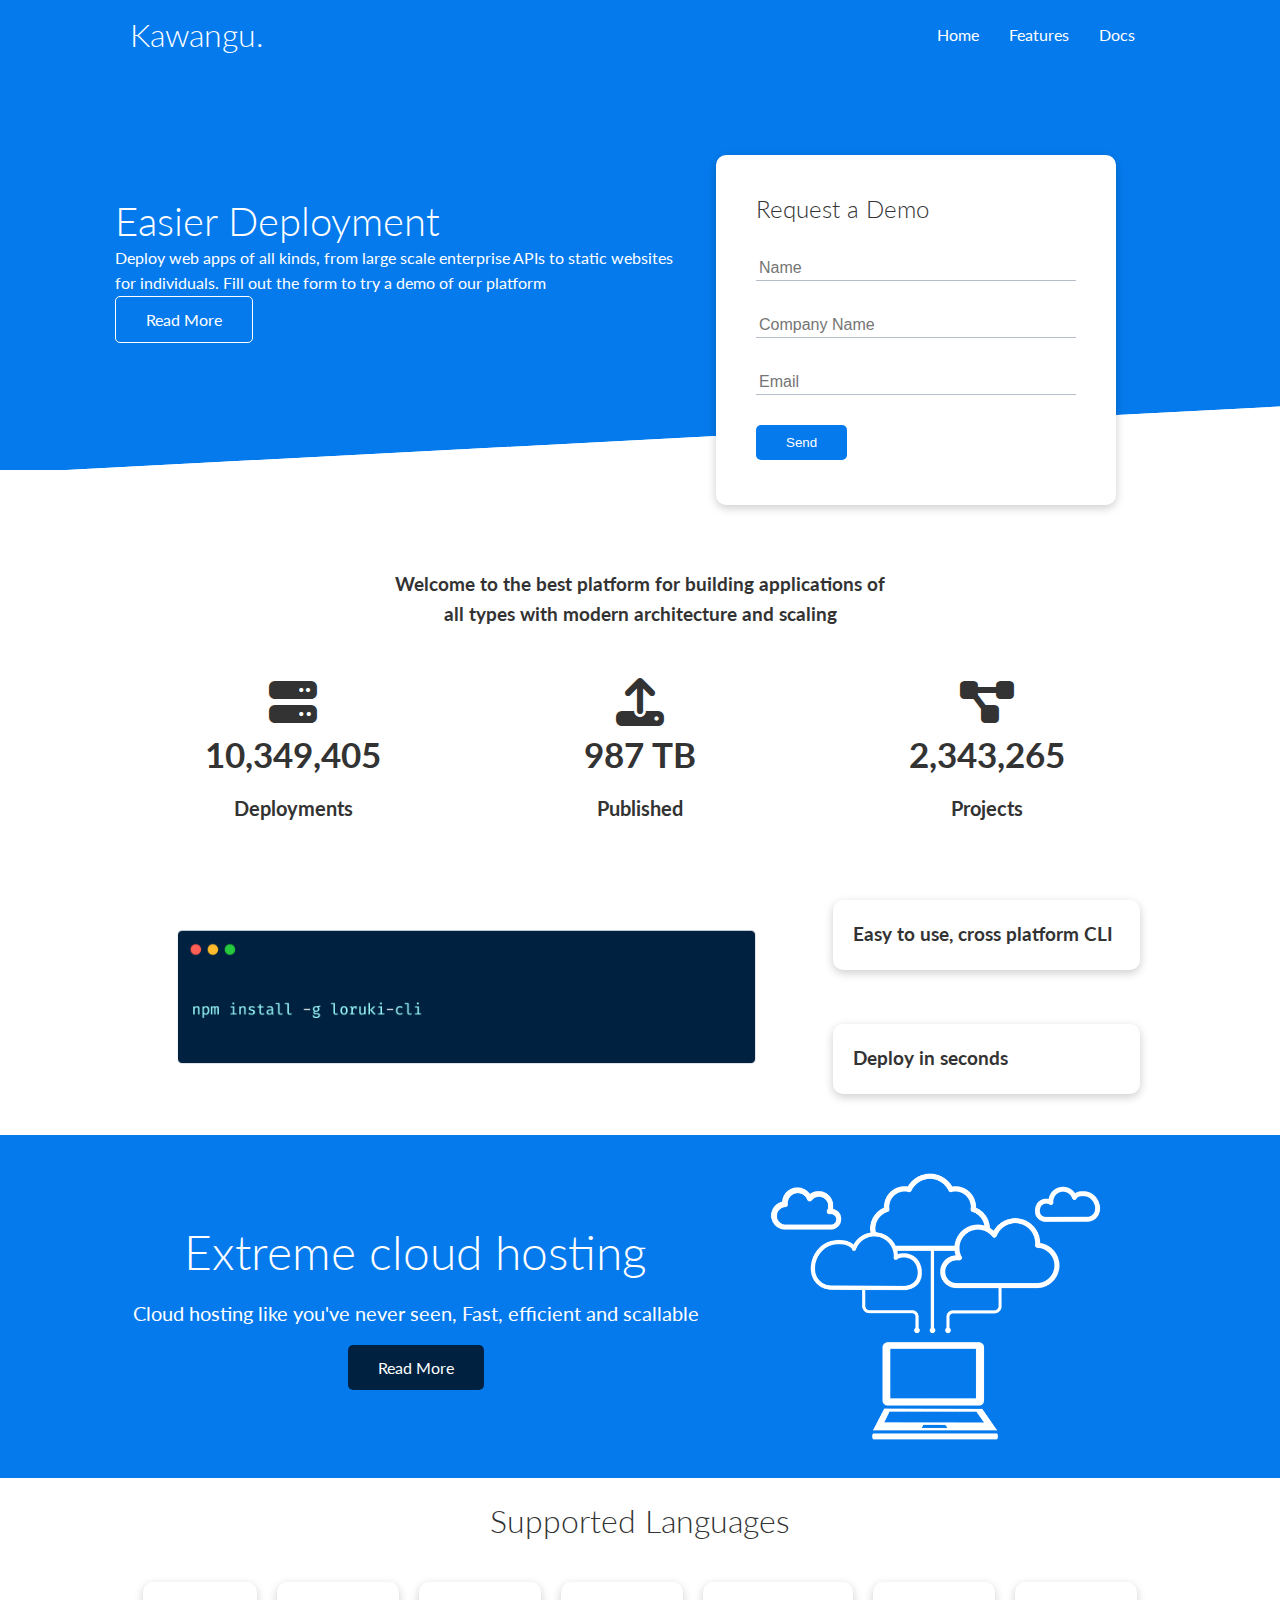
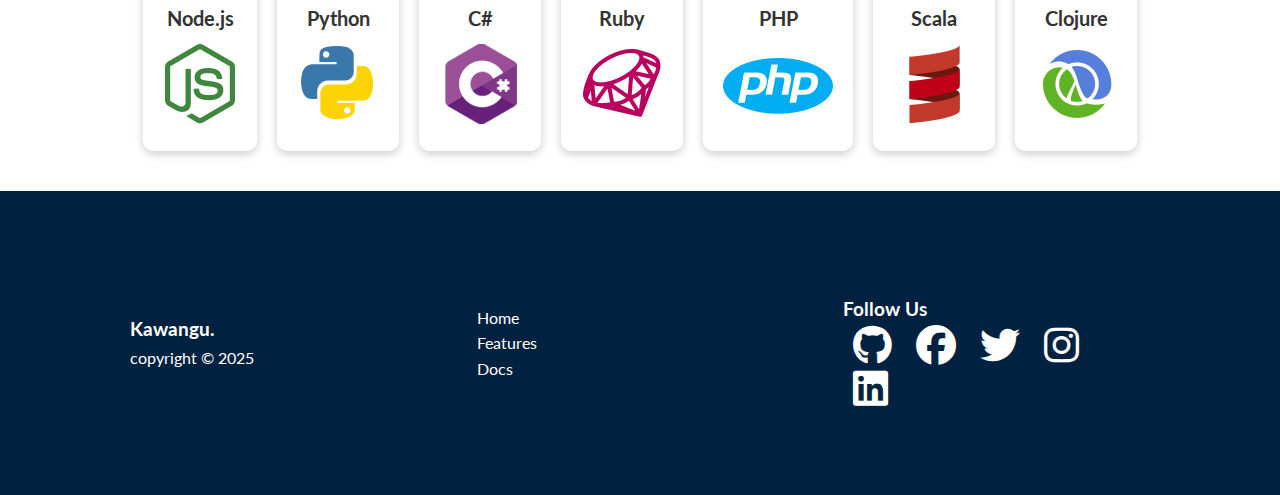
<file: index.html>
<!DOCTYPE html>
<html lang="en">
<head>
    <meta charset="UTF-8">
    <meta name="viewport" content="width=device-width, initial-scale=1.0">
    <link rel="stylesheet" href="https://cdnjs.cloudflare.com/ajax/libs/font-awesome/6.7.2/css/all.min.css" integrity="sha512-Evv84Mr4kqVGRNSgIGL/F/aIDqQb7xQ2vcrdIwxfjThSH8CSR7PBEakCr51Ck+w+/U6swU2Im1vVX0SVk9ABhg==" crossorigin="anonymous" referrerpolicy="no-referrer" />
    <link rel="stylesheet" href="utilities.css">
    <link rel="stylesheet" href="style.css">
    <title>Kawangu - Cloud Hosting for Everyone</title>
</head>
<body>
 <!-- Navbar -->
  <div class="navbar"> 
    <div class="container flex">
        <h1 class="logo"> Kawangu.</h1>
        <nav>
            <ul>
                <li><a href="index.html">Home</a></li>
                <li><a href="features.html">Features</a></li>
                <li><a href="docs.html">Docs</a></li>
            </ul>
        </nav>
    </div>
    </div>

    <!-- showcase -->
     <section class="showcase">
        <div class="container grid">
            <div class="showcase-text">
                <h1>Easier Deployment</h1>
                <p>Deploy web apps of all kinds, from large scale enterprise APIs to static websites for individuals. Fill out the form to try a demo of our platform</p>
                <a href="features.html" class="btn btn-outline">Read More</a>
            </div>

            <div class="showcase-form card">
                <h2>Request a Demo</h2>
                <form>
                    <div class="form-control">
                        <input type="text" name="name" placeholder="Name" required>
                    </div>
                    <div class="form-control">
                        <input type="text" name="company" placeholder="Company Name" required>
                    </div>
                    <div class="form-control">
                        <input type="email" name="email" placeholder="Email" required>
                    </div>
                    <input type="submit" value="Send" class="btn btn-primary">
                </form>
            </div>
        </div>
     </section>

    <!-- stats -->
     <section class="stats">
        <div class="container def-c">
            <h3 class="stats-heading text-center my-1">
                Welcome to the best platform for building applications of all types with modern architecture and scaling
            </h3>

            <div class="grid grid-3 text-center my-4">
                <div>
                    <i class="fas fa-server fa-3x"></i>
                    <h3>10,349,405</h3>
                    <p class="text-secondary">Deployments</p>
                </div>
                <div>
                    <i class="fas fa-upload fa-3x"></i>
                    <h3>987 TB</h3>
                    <p class="text-secondary">Published</p>
                </div>
                <div>
                    <i class="fas fa-project-diagram fa-3x"></i>
                    <h3>2,343,265</h3>
                    <p class="text-secondary">Projects</p>
                </div>
            </div>
        </div>
     </section>

    <!-- Cli -->
     <section class="cli">
        <div class="container grid">
            <img src="images/cli.png" alt="">
            <div class="card">
                <h3>Easy to use, cross platform CLI</h3>
            </div>
            <div class="card">
                <h3>Deploy in seconds</h3>
            </div>
        </div>
     </section>

    <!-- cloud -->
     <section class="cloud bg-primary my-2 py-2">
       <div class="container grid">
        <div class="text-center">
            <h2 class="lg">Extreme cloud hosting</h2>
            <p class="lead my-1">Cloud hosting like you've never seen, Fast, efficient and scallable</p>
            <a href="features.html" class="btn btn-dark">Read More</a>
        </div>
        <img src="images/cloud.png" alt="">
       </div>
     </section>

    <!-- languages -->
     <section class="languages">
        <h2 class="md text-center my-2">
            Supported Languages
        </h2>
        <div class="container flex">
            <div class="card">
                <h4>Node.js</h4>
                <img src="images/logos/node.png" alt="">
            </div>
            <div class="card">
                <h4>Python</h4>
                <img src="images/logos/python.png" alt="">
            </div>
            <div class="card">
                <h4>C#</h4>
                <img src="images/logos/csharp.png" alt="">
            </div>
            <div class="card">
                <h4>Ruby</h4>
                <img src="images/logos/ruby.png" alt="">
            </div>
            <div class="card">
                <h4>PHP</h4>
                <img src="images/logos/php.png" alt="">
            </div>
            <div class="card">
                <h4>Scala</h4>
                <img src="images/logos/scala.png" alt="">
            </div>
            <div class="card">
                <h4>Clojure</h4>
                <img src="images/logos/clojure.png" alt="">
            </div>
        </div>
     </section>
    <!-- footer -->
     <footer class="footer bg-dark py-5">
        <div class="container grid grid-3">
            <div>
                <h3 class="logo">Kawangu.</h3>
                <p class="text-dark">copyright &copy; 2025</p>
            </div>
            <nav>
                <ul>
                    <li><a href="index.html">Home</a></li>
                    <li><a href="features.html">Features</a></li>
                    <li><a href="docs.html">Docs</a></li>
                </ul>
            </nav>
            <div class="social">
                <h3>Follow Us</h3>
                <a href="#"><i class="fab fa-github fa-2x"></i></a>
                <a href="#"><i class="fab fa-facebook fa-2x"></i></a>
                <a href="#"><i class="fab fa-twitter fa-2x"></i></a>
                <a href="#"><i class="fab fa-instagram fa-2x"></i></a>
                <a href="#"><i class="fab fa-linkedin fa-2x"></i></a>
            </div>
        </div>
     </footer>
</body>
</html>
</file>
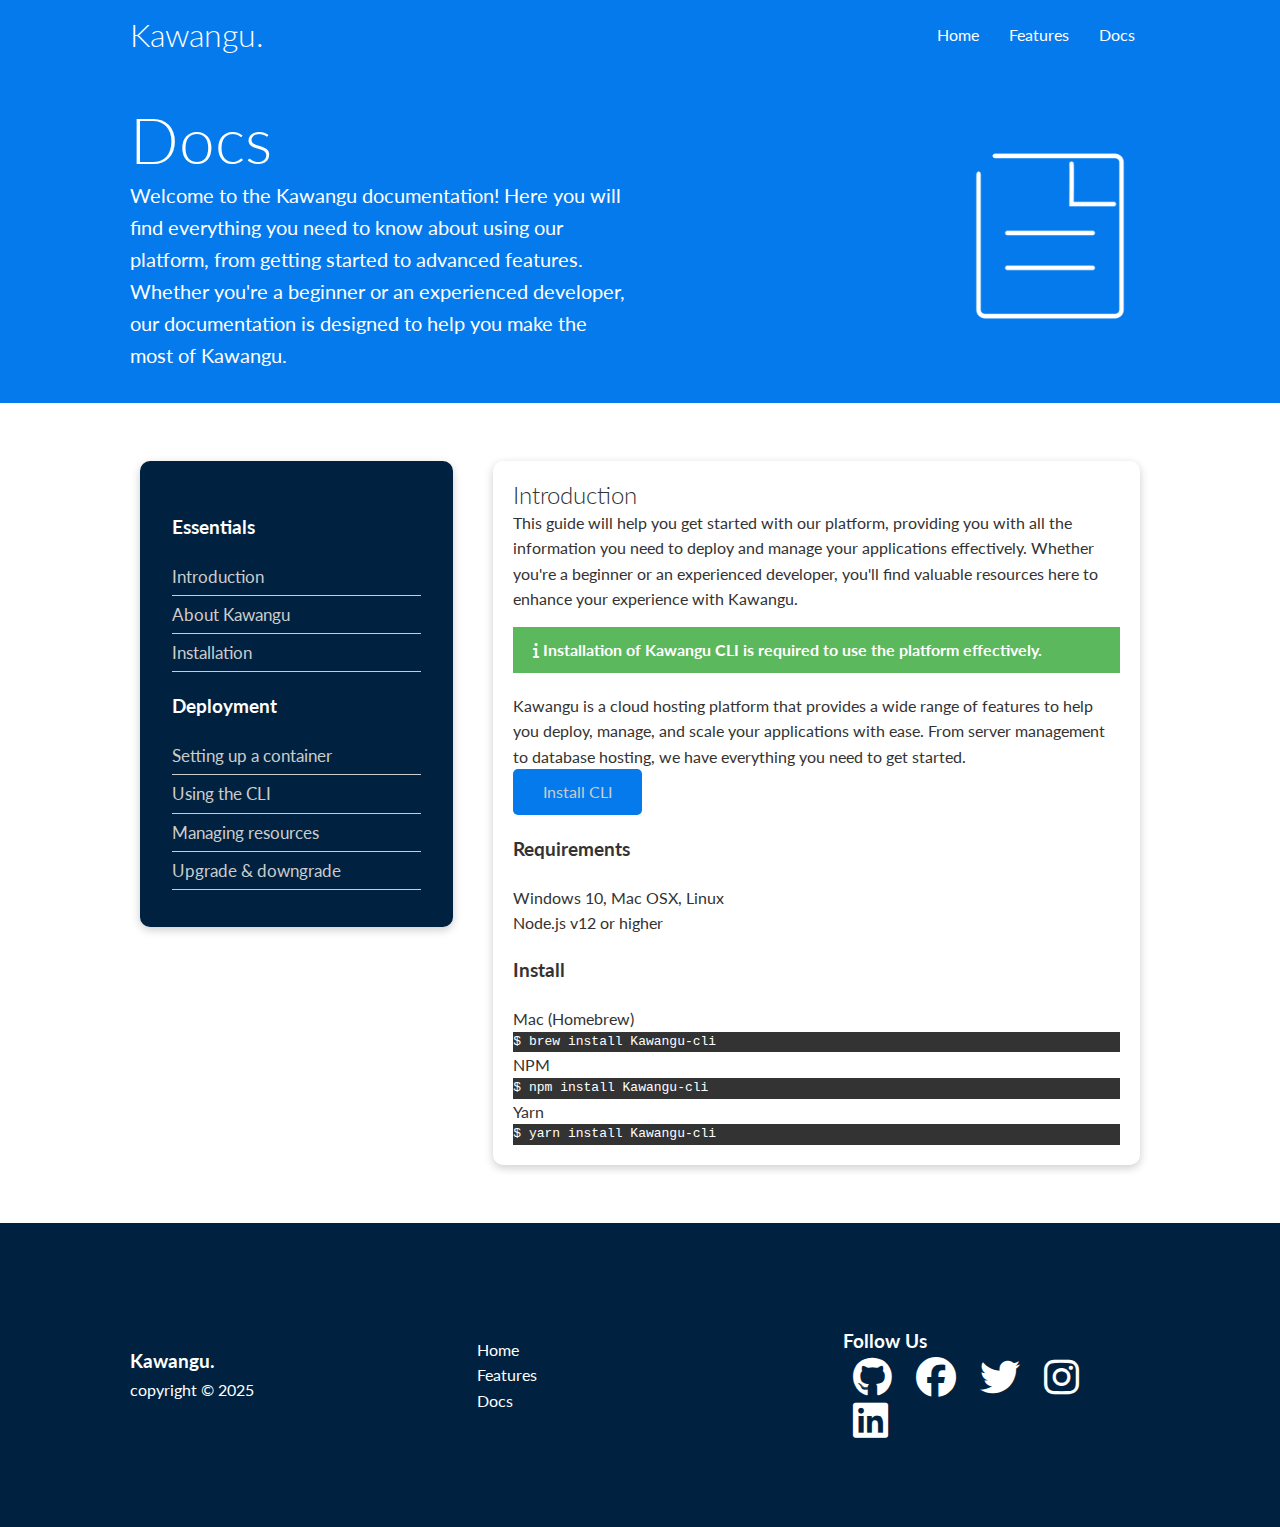
<file: docs.html>
<!DOCTYPE html>
<html lang="en">
<head>
    <meta charset="UTF-8">
    <meta name="viewport" content="width=device-width, initial-scale=1.0">
    <link rel="stylesheet" href="https://cdnjs.cloudflare.com/ajax/libs/font-awesome/6.7.2/css/all.min.css" integrity="sha512-Evv84Mr4kqVGRNSgIGL/F/aIDqQb7xQ2vcrdIwxfjThSH8CSR7PBEakCr51Ck+w+/U6swU2Im1vVX0SVk9ABhg==" crossorigin="anonymous" referrerpolicy="no-referrer" />
    <link rel="stylesheet" href="utilities.css">
    <link rel="stylesheet" href="style.css">
    <title>Kawangu - Cloud Hosting for Everyone</title>
</head>
<body>
 <!-- Navbar -->
  <div class="navbar"> 
    <div class="container flex">
        <h1 class="logo"> Kawangu.</h1>
        <nav>
            <ul>
                <li><a href="index.html">Home</a></li>
                <li><a href="features.html">Features</a></li>
                <li><a href="docs.html">Docs</a></li>
            </ul>
        </nav>
    </div>
    </div>

 <!-- Head -->
    <section class="docs-head bg-primary py-3">
        <div class="container grid">
            <div>
                <h1 class="xl">Docs</h1>
                <p class="lead">
                    Welcome to the Kawangu documentation! Here you will find everything you need to know about using our platform, from getting started to advanced features. Whether you're a beginner or an experienced developer, our documentation is designed to help you make the most of Kawangu.
                </p>
            </div>
            <img src="images/docs.png" alt="">
        </div>
    </section>

     <!-- Docs main -->
    <section class="docs-main my-4">
        <div class="container grid">
            <div class="card bg-dark p-3">
                <h3 class="my-2">Essentials</h3>
                <nav>
                    <ul>
                        <li><a class="text-primary" href="#">Introduction</a></li>
                        <li><a href="#">About Kawangu</a></li>
                        <li><a href="#">Installation</a></li>
                    </ul>
                </nav>

                <h3 class="my-2">Deployment</h3>
                <nav>
                    <ul>
                        <li><a href="#">Setting up a container</a></li>
							<li><a href="#">Using the CLI</a></li>
							<li><a href="#">Managing resources</a></li>
							<li><a href="#">Upgrade & downgrade</a></li>
                    </ul>
                </nav>
            </div>
            <div class="card">
                <h2>Introduction</h2>
                <p>
                    This guide will help you get started with our platform, providing you with all the information you need to deploy and manage your applications effectively. Whether you're a beginner or an experienced developer, you'll find valuable resources here to enhance your experience with Kawangu.
                </p>

                <div class="alert alert-success">
                    <i class="fas fa-info"></i> Installation of Kawangu CLI is required to use the platform effectively.
                </div>

                <h3> </h3>
                <p>
                    Kawangu is a cloud hosting platform that provides a wide range of features to help you deploy, manage, and scale your applications with ease. From server management to database hosting, we have everything you need to get started.
                </p>
                <a href="#" class="btn btn-primary">Install CLI</a>

                <h3>Requirements</h3>
                <ul>
                    <li>Windows 10, Mac OSX, Linux</li>
                    <li>Node.js v12 or higher</li>
                </ul>

                <h3>Install</h3>
                <p>Mac (Homebrew)</p>
                <pre><code>$ brew install Kawangu-cli</code></pre>
                <p>NPM</p>
                <pre><code>$ npm install Kawangu-cli</code></pre>
                <p>Yarn</p>
                <pre><code>$ yarn install Kawangu-cli</code></pre>

            </div>
        </div>
    </section>

    <!-- footer -->
     <footer class="footer bg-dark py-5">
        <div class="container grid grid-3">
            <div>
                <h3 class="logo">Kawangu.</h3>
                <p class="text-dark">copyright &copy; 2025</p>
            </div>
            <nav>
                <ul>
                    <li><a href="index.html">Home</a></li>
                    <li><a href="features.html">Features</a></li>
                    <li><a href="docs.html">Docs</a></li>
                </ul>
            </nav>
            <div class="social">
                <h3>Follow Us</h3>
                <a href="#"><i class="fab fa-github fa-2x"></i></a>
                <a href="#"><i class="fab fa-facebook fa-2x"></i></a>
                <a href="#"><i class="fab fa-twitter fa-2x"></i></a>
                <a href="#"><i class="fab fa-instagram fa-2x"></i></a>
                <a href="#"><i class="fab fa-linkedin fa-2x"></i></a>
            </div>
        </div>
     </footer>
</body>
</html>
</file>
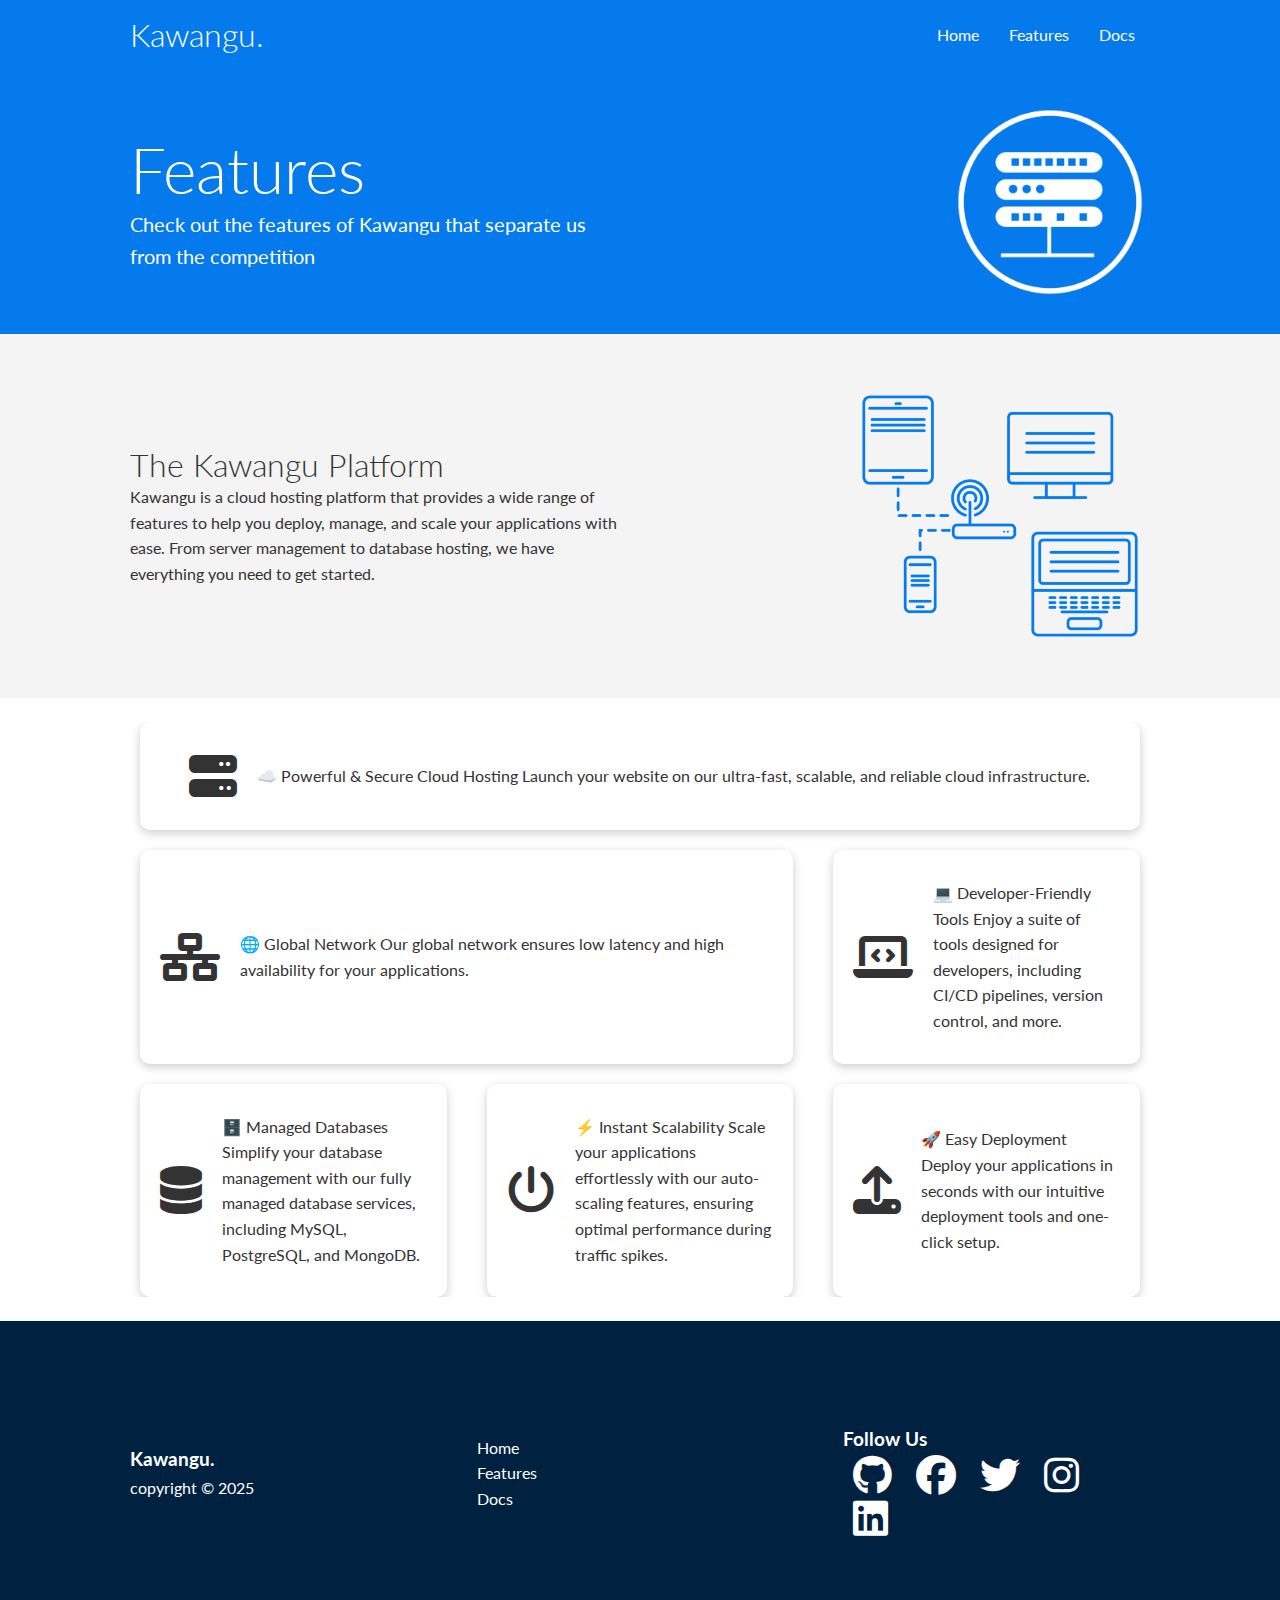
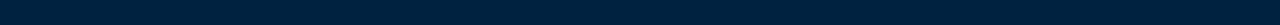
<file: features.html>
<!DOCTYPE html>
<html lang="en">
<head>
    <meta charset="UTF-8">
    <meta name="viewport" content="width=device-width, initial-scale=1.0">
    <link rel="stylesheet" href="https://cdnjs.cloudflare.com/ajax/libs/font-awesome/6.7.2/css/all.min.css" integrity="sha512-Evv84Mr4kqVGRNSgIGL/F/aIDqQb7xQ2vcrdIwxfjThSH8CSR7PBEakCr51Ck+w+/U6swU2Im1vVX0SVk9ABhg==" crossorigin="anonymous" referrerpolicy="no-referrer" />
    <link rel="stylesheet" href="utilities.css">
    <link rel="stylesheet" href="style.css">
    <title>Kawangu - Cloud Hosting for Everyone</title>
</head>
<body>
 <!-- Navbar -->
  <div class="navbar"> 
    <div class="container flex">
        <h1 class="logo"> Kawangu.</h1>
        <nav>
            <ul>
                <li><a href="index.html">Home</a></li>
                <li><a href="features.html">Features</a></li>
                <li><a href="docs.html">Docs</a></li>
            </ul>
        </nav>
    </div>
    </div>

 <!-- Head -->
    <section class="features-head bg-primary py-3">
        <div class="container grid">
            <div>
                <h1 class="xl">Features</h1>
                <p class="lead">
                    Check out the features of Kawangu that separate us from the competition
                </p>
            </div>
            <img src="images/server.png" alt="">
        </div>
    </section>

    <!-- Sub head -->
    <section class="features-sub-head bg-light py-3">
        <div class="container grid">
            <div>
                <h1 class="md">The Kawangu Platform</h1>
                <p>
                    Kawangu is a cloud hosting platform that provides a wide range of features to help you deploy, manage, and scale your applications with ease. From server management to database hosting, we have everything you need to get started.
                </p>
            </div>
            <img src="images/server2.png" alt="">
        </div>
    </section>

    <section class="features-main my-2">
        <div class="container grid grid-3">
            <div class="card flex">
                <i class="fas fa-server fa-3x"></i>
                <p> ☁️ Powerful & Secure Cloud Hosting
                    Launch your website on our ultra-fast, scalable, and reliable cloud infrastructure.</p>
            </div>
            <div class="card flex">
                <i class="fas fa-network-wired fa-3x"></i>
                <p>
                    🌐 Global Network
                    Our global network ensures low latency and high availability for your applications.</p>
                </p>
            </div>
            <div class="card flex">
                <i class="fas fa-laptop-code fa-3x"></i>
                <p>
                    💻 Developer-Friendly Tools
                    Enjoy a suite of tools designed for developers, including CI/CD pipelines, version control, and more.
                </p>
            </div>
            <div class="card flex">
                <i class="fas fa-database fa-3x"></i>
                <p>
                    🗄️ Managed Databases
                    Simplify your database management with our fully managed database services, including MySQL, PostgreSQL, and MongoDB.
                </p>
            </div>
            <div class="card flex">
                <i class="fas fa-power-off fa-3x"></i>
                <p>
                    ⚡️ Instant Scalability
                    Scale your applications effortlessly with our auto-scaling features, ensuring optimal performance during traffic spikes.
                </p>
            </div>
            <div class="card flex">
                <i class="fas fa-upload fa-3x"></i>
                <p>
                    🚀 Easy Deployment
                    Deploy your applications in seconds with our intuitive deployment tools and one-click setup.
                </p>
            </div>
        </div>
    </section>

    <!-- footer -->
     <footer class="footer bg-dark py-5">
        <div class="container grid grid-3">
            <div>
                <h3 class="logo">Kawangu.</h3>
                <p class="text-dark">copyright &copy; 2025</p>
            </div>
            <nav>
                <ul>
                    <li><a href="index.html">Home</a></li>
                    <li><a href="features.html">Features</a></li>
                    <li><a href="docs.html">Docs</a></li>
                </ul>
            </nav>
            <div class="social">
                <h3>Follow Us</h3>
                <a href="#"><i class="fab fa-github fa-2x"></i></a>
                <a href="#"><i class="fab fa-facebook fa-2x"></i></a>
                <a href="#"><i class="fab fa-twitter fa-2x"></i></a>
                <a href="#"><i class="fab fa-instagram fa-2x"></i></a>
                <a href="#"><i class="fab fa-linkedin fa-2x"></i></a>
            </div>
        </div>
     </footer>
</body>
</html>
</file>
<file: utilities.css>
.container {
    max-width: 1100px;
    margin: 0 auto;
    overflow: auto;
    padding: 0 40px;
}

.def- {
    color: black;
}

.card {
    background-color: #fff;
    color: #333;
    border-radius: 10px;
    box-shadow: 0 3px 10px rgba(0, 0, 0, 0.2);
    padding: 20px;
    margin: 10px;
}

.btn {
    display: inline-block;
    cursor: pointer;
    background-color: var(--primary-color);
    color: #fff;
    padding: 10px 30px;
    border: none;
    border-radius: 5px;
}

.btn-outline {
    background-color: transparent;
    border: 1px solid #fff;
}

.btn:hover {
    transform: scale(0.90);
}

/* Backgrounds & colored buttons */
.bg-primary,
.btn-primary {
    background-color: var(--primary-color);
    color: #fff;
}

.bg-secondary,
.btn-secondary {
    background-color: var(--secondary-color);
    color: #fff;
}

.bg-dark,
.btn-dark {
    background-color: var(--dark-color);
    color: #fff;
}

.bg-light,
.btn-light {
    background-color: var(--light-color);
    color: #333;
}

.bg-primary a,
.btn-primary a,
.bg-secondary a,
.btn-secondary a,
.bg-dark a,
.btn-dark a,
.bg-light a,
.btn-light a {
    color: #fff;
}

/* Text colors */
.text-primary {
    background-color: var(--dark-color);
    color: #fff;
}

.text-secondary {
    background-color: var(--secondary-color);
    color: #fff;
}

.text-dark {
    background-color: var(--dark-color);
    color: #fff;
}

.text-light {
    background-color: var(--light-color);
    color: #333;
}

/* text sizes */
.lead {
    font-size: 20px;
}

.sm {
    font-size: 1rem;
}

.md {
    font-size: 2rem;
}

.lg {
    font-size: 3rem;
}

.xl {
    font-size: 4rem;
}

.text-center {
    text-align: center;
}

/* Alert */
.alert {
    background-color: var(--light-color);
    padding: 10px 20px;
    font-weight: bold;
    margin: 15px 0;
}

.alert-success {
   background-color: var(--success-color);
    color: #fff;
}

.alert-error {
    background-color: var(--error-color);
    color: #fff;
}
.flex {
    display: flex;
    justify-content:  center;
    align-items: center;
    height: 100%;
}

.grid {
    display: grid;
    grid-template-columns: repeat(2, 1fr);
    gap: 20px;
    justify-content: center;
    align-items: center;
    height: 100%;
}
.grid-3 {
    grid-template-columns: repeat(3, 1fr);
}

/* margin */
.my-1 {
    margin: 1rem 0;
}

.my-2 {
    margin: 1.5rem 0;
}

.my-3 {
    margin: 2rem 0;
}

.my-4 {
    margin: 3rem 0;
}

.my-5 {
    margin: 4rem 0;
}

.m-1 {
    margin: 1rem;
}

.m-2 {
    margin: 1.5rem;
}

.m-3 {
    margin: 2rem;
}

.m-4 {
    margin: 3rem;
}

.m-5 {
    margin: 4rem;
}

/* padding */
.py-1 {
    padding: 1rem 0;
}

.py-2 {
    padding: 1.5rem 0;
}

.py-3 {
    padding: 2rem 0;
}

.py-4 {
    padding: 3rem 0;
}

.py-5 {
    padding: 4rem 0;
}

.p-1 {
    padding: 1rem;
}

.p-2 {
    padding: 1.5rem;
}

.p-3 {
    padding: 2rem;
}

.p-4 {
    padding: 3rem;
}

.p-5 {
    padding: 4rem;
}
</file>
<file: style.css>
@import url('https://fonts.googleapis.com/css?family=Lato:300&display=swap');

:root{
    --primary-color: #047aed;
    --secondary-color: #1c3fa8;
    --light-color: #f4f4f4;
    --dark-color: #002240;
    --success-color: #5cb85c;
    --error-color: #d9534f;
}

*{
    box-sizing: border-box;
    padding: 0;
    margin: 0;
}

body {
    font-family: 'Lato', sans-serif;
    color: #333;
    line-height: 1.6;
}

ul {
    list-style-type: none;
}

a {
    text-decoration: none;
    color: #333;
}

h1, 
h2 {
    margin-bottom: 10px 0;
    font-weight: 300;
    line-height: 1.2;
}

p {
    margin-bottom: 10px 0;
}

img {
    max-width: 100%;
}

code, pre {
    background: #333;
    color: #fff;
    padding: 10 px;
}

/* Navbar */
.navbar { 
    background-color: var(--primary-color);
    color: #fff;
    height: 70px;
}

.navbar ul {
    display: flex;
}

.navbar a {
    color: #fff;
    padding: 10px;
    margin: 0 5px;
}

.navbar a:hover {
    border-bottom: 2px solid #fff;
}

.navbar .flex {
    justify-content: space-between;
}

/* Showcase */

.showcase {
    height: 400px;
    background-color: var(--primary-color);
    color: #fff;
    position: relative;
}
.showcase h1 {
   font-size: 40px;
}

.showcase p {
    font-size: 20px 0;
}

.showcase .grid {
    overflow: visible;
    grid-template-columns: 55% 45%;
    gap: 30px;
}

.showcase-text{
    animation: slideInFromRight 1s ease-in;
}

.showcase-form {
    position: relative;
    top: 60px;
    height: 350px;
    width: 400px;
    padding: 40px;
    z-index: 100;
    animation: slideInFromLeft 1s ease-in;
}

.showcase-form .form-control {
    margin: 30px 0;
}

.showcase-form input[type="text"],
.showcase-form input[type="email"] {
    border: 0;
    border-bottom: 1px solid #b4becb;
    width: 100%;
    padding: 3px;
    font-size: 16px;
}

.showcase-form input:focus {
    outline: none;
    border-bottom: 1px solid #047aed;
}

.showcase::before, 
.showcase::after {
    content: '';
    position: absolute;
    height: 100px;
    bottom: -70px;
    right: 0;
    left: 0;
    background: #fff;
    transform: skewY(-3deg);
    -webkit-transform: skewY(-3deg);
    -moz-transform: skewY(-3deg);
    -ms-transform: skewY(-3deg);
}
/* stats */
.stats{
    padding-top: 100px;
    animation: slideInFromBottom 1s ease-in;
}

.stats-heading {
    max-width: 500px;
    margin: auto;
}

.stats .grid h3 {
    font-size: 35px;
}

.stats .grid p {
    font-size: 20px;
    font-weight: bold;
}

.stats p {
    background-color: #fff;
    color: #333;
    padding: 10px;
    font-weight: bold;
}

/* Cli */
.cli .grid {
    grid-template-columns: repeat(3, 1fr);
    grid-template-rows: repeat(2, 1fr);
}

.cli .grid > *:first-child {
  grid-column: 1 / span 2;
  grid-row: 1 / span 2;
}

/* cloud */
.cloud .grid{
    grid-template-columns: 4fr 3fr;
}

/* languages */

.languages .flex {
    flex-wrap: wrap;
}

.languages .card {
    text-align: center;
    margin: 18px 10px 40px;
}

.languages .card h4 {
    font-size: 20px;
    margin-bottom: 10px;
}

.languages .card:hover {
    transform: scale(1.05);
    transition: transform 0.3s ease;
}

/*features */
.features-head img,
.docs-head img {
    width: 200px;
    justify-self: flex-end;
}

.features-sub-head img {
    width: 300px;
    justify-self: flex-end;
}

.features-main .card > i {
    margin-right: 20px;
}

.features-main .grid *:first-child {
    grid-column: 1 / span 3;
}

.features-main .grid *:nth-child(2) {
    grid-column: 1 / span 2;
}

/* Docs */
.docs-main h3 {
    margin: 20px 0;
}

.docs-main .grid {
    grid-template-columns: 1fr 2fr;
    align-items: flex-start;
}

.docs-main nav li {
    font-size: 17px;
    padding-bottom: 5px;
    margin-bottom: 5px;
    border-bottom: 1px solid #ccc;
}

.docs-main .card a {
    color: #ccc;
}

.docs-main a:hover {
    color: var(--primary-color);
    text-decoration: underline;
}

/* Footer */
.footer .social a {
    margin: 0 10px;
    color: #fff;
    font-size: 20px;
}

.footer .social {
    margin-top: 20px;
    padding: 20px;
}

/*Animations */
@keyframes slideInFromLeft {
    from {
        transform: translateX(100%);
        opacity: 0;
    }
    to {
        transform: translateX(0);
        opacity: 1;
    }
}

@keyframes slideInFromRight {
    from {
        transform: translateX(-100%);
        opacity: 0;
    }
    to {
        transform: translateX(0);
        opacity: 1;
    }
}
@keyframes slideInFromTop {
    from {
        transform: translateY(-100%);
        opacity: 0;
    }
    to {
        transform: translateX(0);
        opacity: 1;
    }
}
@keyframes slideInFromBottom {
    from {
        transform: translateY(100%);
        opacity: 0;
    }
    to {
        transform: translateX(0);
        opacity: 1;
    }
}

/* tablets & under */
@media (max-width: 768px) {
    .grid,
    .showcase .grid,
    .stats .grid,
    .cli .grid,
    .cloud .grid,
    .features-main .grid,
    .docs-main .grid {
        grid-template-columns: 1fr;
        grid-template-rows: 1fr;
    }   

    .showcase {
        height: auto;
    }
    .showcase-text {
        text-align: center;
        margin-top: 40px;
        animation: slideInFromTop 1s ease-in;
    }

    .showcase-form {
        justify-self: center;
        margin: auto;
        animation: slideInFromBottom 1s ease-in;
    }

    .cli .grid > *:first-child {
        grid-column: 1;
        grid-row: 1;
    }

    .features-head,
    .features-sub-head,
    .docs-head {
        text-align: center;
    }

    .features-head img,
    .features-sub-head img,
    .docs-head img {
        justify-self: center;
    }

    .features-main .grid *:first-child,
    .features-main .grid *:nth-child(2) {
        grid-column: 1;
    }

}

/* mobile */
@media (max-width: 500px) {
    .navbar{
        height: 110px;
    }

    .navbar .flex {
        flex-direction: column;
        align-items: center;
    }

    .navbar ul {
        padding: 10px;
        background-color: rgba(0, 0, 0, 0.1);
    }
    .footer {
        text-align: center;
    }

    .footer .social a {
        margin: 20px 0;
    }
}
</file>
